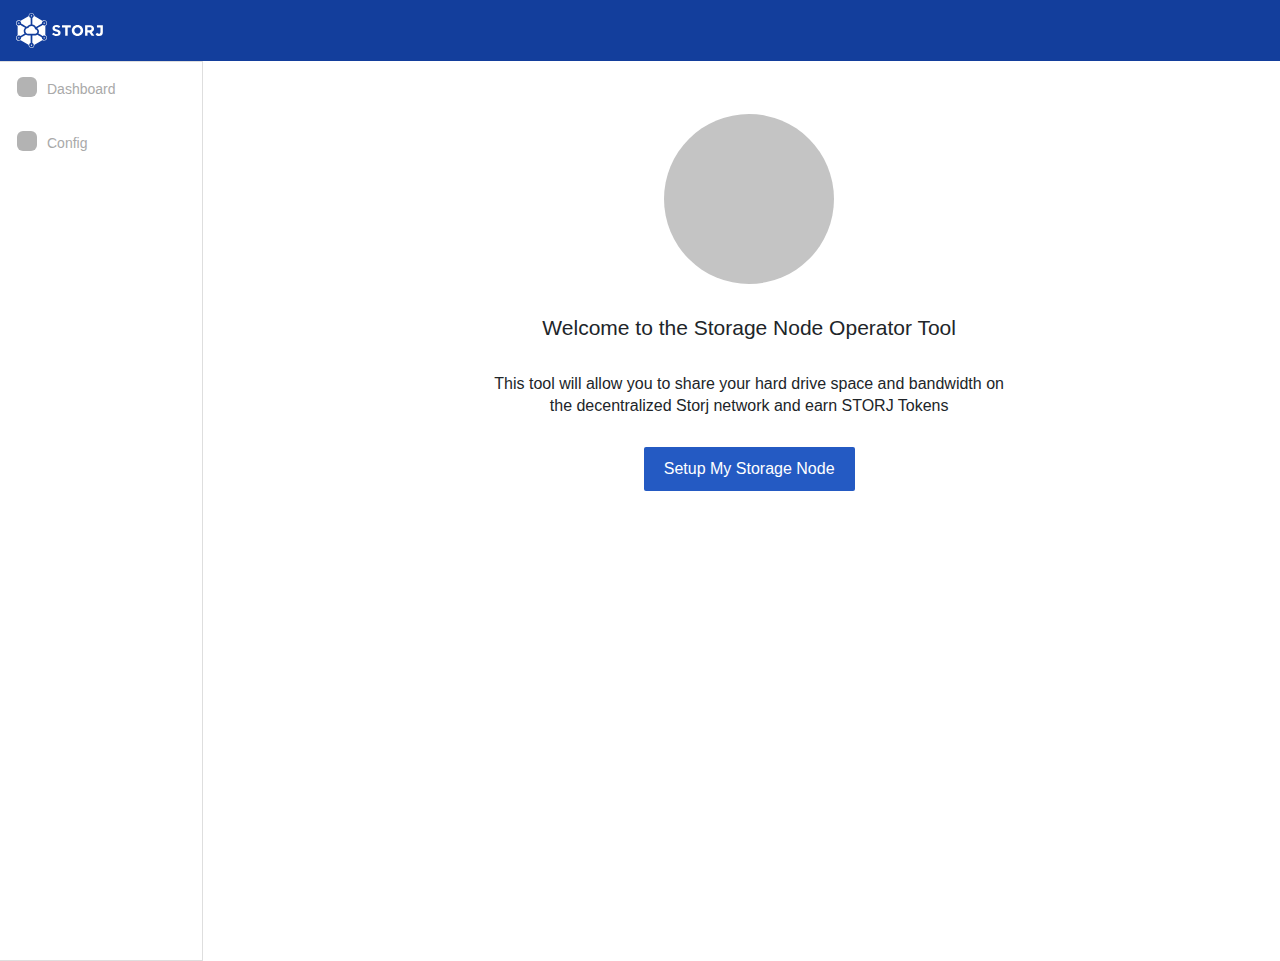
<file: index.html>
<!DOCTYPE html>
<html>
<head>
  <title></title>
  <link href="./resources/css/index.css" type="text/css" rel="stylesheet">
  <link rel="stylesheet" href="https://stackpath.bootstrapcdn.com/bootstrap/4.3.1/css/bootstrap.min.css" integrity="sha384-ggOyR0iXCbMQv3Xipma34MD+dH/1fQ784/j6cY/iJTQUOhcWr7x9JvoRxT2MZw1T" crossorigin="anonymous">
</head>
<body>
  <div>
    <nav class="navbar">
      <a class="navbar-brand" href="#"><img src="./resources/img/logo.svg" /></a>
    </nav>
    <div class="row">
      <div class="side-nav col-2">
        <div class="nav flex-column nav-pills" id="v-pills-tab" role="tablist" aria-orientation="vertical">
          <a class="nav-link" id="v-pills-dashboard-tab" data-toggle="pill" href="dashboard.html" role="tab" aria-controls="v-pills-dashboard" aria-selected="true"><div class="nav-link-icon"></div>Dashboard</a>
          <a class="nav-link" id="v-pills-config-tab" data-toggle="pill" href="config.html" role="tab" aria-controls="v-pills-config" aria-selected="false"><div class="nav-link-icon"></div>Config</a>
        </div>
      </div>
      <div class="col-10">
        <div class="welcome-container container-fluid">
          <div class="welcome-icon"></div>
          <h2 class="welcome-title">Welcome to the Storage Node Operator Tool</h2>
          <p class="welcome-msg">This tool will allow you to share your hard drive space and bandwidth on the decentralized Storj network and earn STORJ Tokens</p>
          <button class="welcome-btn">Setup My Storage Node</button>
        <div>
      </div>
    </div>
  </div>

</body>
  <script src="https://code.jquery.com/jquery-3.3.1.slim.min.js" integrity="sha384-q8i/X+965DzO0rT7abK41JStQIAqVgRVzpbzo5smXKp4YfRvH+8abtTE1Pi6jizo" crossorigin="anonymous"></script>
  <script src="https://cdnjs.cloudflare.com/ajax/libs/popper.js/1.14.7/umd/popper.min.js" integrity="sha384-UO2eT0CpHqdSJQ6hJty5KVphtPhzWj9WO1clHTMGa3JDZwrnQq4sF86dIHNDz0W1" crossorigin="anonymous"></script>
  <script src="https://stackpath.bootstrapcdn.com/bootstrap/4.3.1/js/bootstrap.min.js" integrity="sha384-JjSmVgyd0p3pXB1rRibZUAYoIIy6OrQ6VrjIEaFf/nJGzIxFDsf4x0xIM+B07jRM" crossorigin="anonymous"></script>
</html>
</file>
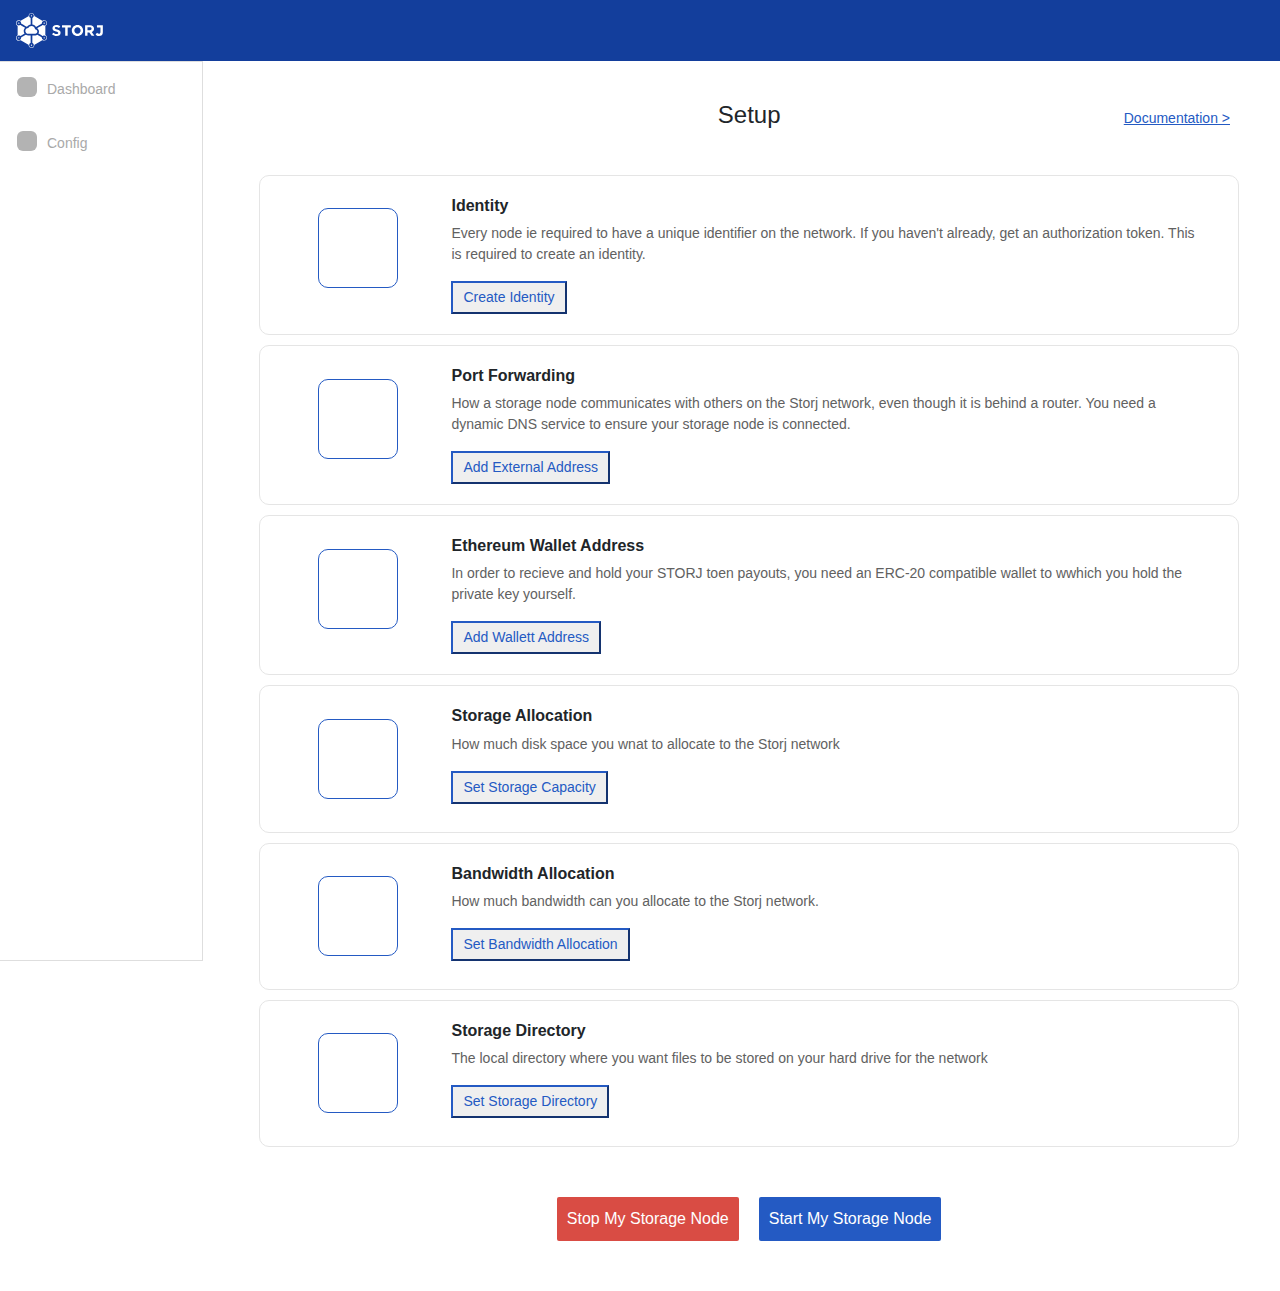
<file: config.html>
<!DOCTYPE html>
<html>
<head>
  <title></title>
  <link href="./resources/css/index.css" type="text/css" rel="stylesheet">
  <link rel="stylesheet" href="https://stackpath.bootstrapcdn.com/bootstrap/4.3.1/css/bootstrap.min.css" integrity="sha384-ggOyR0iXCbMQv3Xipma34MD+dH/1fQ784/j6cY/iJTQUOhcWr7x9JvoRxT2MZw1T" crossorigin="anonymous">
  <link href="./resources/css/config.css" type="text/css" rel="stylesheet">
</head>
<body>
  <div>
    <nav class="navbar">
      <a class="navbar-brand" href="#"><img src="./resources/img/logo.svg" /></a>
    </nav>
    <div class="row">
      <div class="side-nav col-2">
        <div class="nav flex-column nav-pills" id="v-pills-tab" role="tablist" aria-orientation="vertical">
          <a class="nav-link" id="v-pills-dashboard-tab" data-toggle="pill" href="dashboard.html" role="tab" aria-controls="v-pills-dashboard" aria-selected="true"><div class="nav-link-icon"></div>Dashboard</a>
          <a class="nav-link" id="v-pills-config-tab" data-toggle="pill" href="config.html" role="tab" aria-controls="v-pills-config" aria-selected="false"><div class="nav-link-icon"></div>Config</a>
        </div>
      </div>
      <div class="col-10 config-page">
        <div class="container-fluid">
          <h2>Setup</h2>
          <a href=""><p class="header-link">Documentation ></p></a>
          <div class="row segment">
            <div class="column col-md-2"><div class="segment-icon"></div></div>
            <div class="column col-md-10">
              <h4 class="segment-title">Identity</h4>
              <p class="segment-msg">Every node ie required to have a unique identifier on the network. If you haven't already, get an authorization token. This is required to create an identity.</p>
              <button class="segment-btn" data-toggle="modal" data-target="#identity">
                Create Identity
              </button>
              <div class="modal fade" id="identity" tabindex="-1" role="dialog" aria-labelledby="identity" aria-hidden="true">
              <div class="modal-dialog" role="document">
                  <div class="modal-content">
                    <div class="modal-header">
                      <h5 class="modal-title">Create Identity</h5>
                      <button type="button" class="close" data-dismiss="modal" aria-label="Close">
                        <span aria-hidden="true">&times;</span>
                      </button>
                    </div>
                    <div class="modal-body">
                      <p class="modal-input-title">Authorization Token</p>
                      <input class="modal-input" />
                    </div>
                    <div class="modal-footer">
                      <button class="modal-btn" data-dismiss="modal">Close</button>
                      <button class="modal-btn">Create Identity</button>
                    </div>
                  </div>
                </div>
              </div>
            </div>
          </div>
          <div class="row segment">
            <div class="column col-md-2"><div class="segment-icon"></div></div>
            <div class="column col-md-10 segment-content">
              <h4 class="segment-title">Port Forwarding</h4>
              <p class="segment-msg">How a storage node communicates with others on the Storj network, even though it is behind a router. You need a dynamic DNS service to ensure your storage node is connected.</p>
              <button class="segment-btn" data-toggle="modal" data-target="#externalAddress">
                Add External Address
              </button>
              <div class="modal fade" id="externalAddress" tabindex="-1" role="dialog" aria-labelledby="externalAddress" aria-hidden="true">
              <div class="modal-dialog" role="document">
                  <div class="modal-content">
                    <div class="modal-header">
                      <h5 class="modal-title">Port Forwarding</h5>
                      <button type="button" class="close" data-dismiss="modal" aria-label="Close">
                        <span aria-hidden="true">&times;</span>
                      </button>
                    </div>
                    <div class="modal-body">
                      <p class="modal-input-title">Host Address</p>
                      <input class="modal-input" />
                    </div>
                    <div class="modal-footer">
                      <button class="modal-btn" data-dismiss="modal">Close</button>
                      <button class="modal-btn">Set Address</button>
                    </div>
                  </div>
                </div>
              </div>
            </div>
          </div>
          <div class="row segment">
            <div class="column col-md-2"><div class="segment-icon"></div></div>
            <div class="column col-md-10 segment-content">
              <h4 class="segment-title">Ethereum Wallet Address</h4>
              <p class="segment-msg">In order to recieve and hold your STORJ toen payouts, you need an ERC-20 compatible wallet to wwhich you hold the private key yourself.</p>
              <button class="segment-btn" data-toggle="modal" data-target="#walletAddress">
                Add Wallett Address
              </button>
              <div class="modal fade" id="walletAddress" tabindex="-1" role="dialog" aria-labelledby="walletAddress" aria-hidden="true">
              <div class="modal-dialog" role="document">
                  <div class="modal-content">
                    <div class="modal-header">
                      <h5 class="modal-title">Ethereum Wallet Address</h5>
                      <button type="button" class="close" data-dismiss="modal" aria-label="Close">
                        <span aria-hidden="true">&times;</span>
                      </button>
                    </div>
                    <div class="modal-body">
                      <p class="modal-input-title">Wallet Address</p>
                      <input class="modal-input" />
                    </div>
                    <div class="modal-footer">
                      <button class="modal-btn" data-dismiss="modal">Close</button>
                      <button class="modal-btn">Set Address</button>
                    </div>
                  </div>
                </div>
              </div>
            </div>
          </div>
          <div class="row segment">
            <div class="column col-md-2"><div class="segment-icon"></div></div>
            <div class="column col-md-10 segment-content">
              <h4 class="segment-title">Storage Allocation</h4>
              <p class="segment-msg">How much disk space you wnat to allocate to the Storj network</p>
              <button class="segment-btn" data-toggle="modal" data-target="#storageAllocation">
                Set Storage Capacity
              </button>
              <div class="modal fade" id="storageAllocation" tabindex="-1" role="dialog" aria-labelledby="storageAllocation" aria-hidden="true">
              <div class="modal-dialog" role="document">
                  <div class="modal-content">
                    <div class="modal-header">
                      <h5 class="modal-title">Storage Allocation</h5>
                      <button type="button" class="close" data-dismiss="modal" aria-label="Close">
                        <span aria-hidden="true">&times;</span>
                      </button>
                    </div>
                    <div class="modal-body">
                      <p class="modal-input-title">Storage Allocation</p>
                      <input class="modal-input shorter" />
                      <p class="modal-input-metric">TB</p>
                    </div>
                    <div class="modal-footer">
                      <button class="modal-btn" data-dismiss="modal">Close</button>
                      <button class="modal-btn">Set Address</button>
                    </div>
                  </div>
                </div>
              </div>
            </div>
          </div>
          <div class="row segment">
            <div class="column col-md-2"><div class="segment-icon"></div></div>
            <div class="column col-md-10 segment-content">
              <h4 class="segment-title">Bandwidth Allocation</h4>
              <p class="segment-msg">How much bandwidth can you allocate to the Storj network.</p>
              <button class="segment-btn" data-toggle="modal" data-target="#bandwidth">
                Set Bandwidth Allocation
              </button>
              <div class="modal fade" id="bandwidth" tabindex="-1" role="dialog" aria-labelledby="bandwidth" aria-hidden="true">
              <div class="modal-dialog" role="document">
                  <div class="modal-content">
                    <div class="modal-header">
                      <h5 class="modal-title">Bandwidth Allocation</h5>
                      <button type="button" class="close" data-dismiss="modal" aria-label="Close">
                        <span aria-hidden="true">&times;</span>
                      </button>
                    </div>
                    <div class="modal-body">
                      <p class="modal-input-title">Bandwidth Allocation</p>
                      <input style="width: 280px" class="modal-input shorter" />
                      <p class="modal-input-metric">TB</p>
                    </div>
                    <div class="modal-footer">
                      <button class="modal-btn" data-dismiss="modal">Close</button>
                      <button class="modal-btn">Set Address</button>
                    </div>
                  </div>
                </div>
              </div>
            </div>
          </div>
          <div class="row segment">
            <div class="column col-md-2"><div class="segment-icon"></div></div>
            <div class="column col-md-10 segment-content">
              <h4 class="segment-title">Storage Directory</h4>
              <p class="segment-msg">The local directory where you want files to be stored on your hard drive for the network</p>
              <button class="segment-btn" data-toggle="modal" data-target="#directory">
                Set Storage Directory
              </button>
              <div class="modal fade" id="directory" tabindex="-1" role="dialog" aria-labelledby="directory" aria-hidden="true">
              <div class="modal-dialog" role="document">
                  <div class="modal-content">
                    <div class="modal-header">
                      <h5 class="modal-title" id="identity">Storage Directory</h5>
                      <button type="button" class="close" data-dismiss="modal" aria-label="Close">
                        <span aria-hidden="true">&times;</span>
                      </button>
                    </div>
                    <div class="modal-body">
                      <p class="modal-input-title">Storage Directory</p>
                      <input class="modal-input" />
                    </div>
                    <div class="modal-footer">
                      <button class="modal-btn" data-dismiss="modal">Close</button>
                      <button class="modal-btn">Set Directory</button>
                    </div>
                  </div>
                </div>
              </div>
            </div>
          </div>
      </div>
      <div class="bottom-buttons">
        <button type="button" disabled class="stop-button">Stop My Storage Node</button>
        <button type="button" class="start-button">Start My Storage Node</button>
      </div>
    </div>
  </div>

</body>
  <script src="https://code.jquery.com/jquery-3.3.1.slim.min.js" integrity="sha384-q8i/X+965DzO0rT7abK41JStQIAqVgRVzpbzo5smXKp4YfRvH+8abtTE1Pi6jizo" crossorigin="anonymous"></script>
  <script src="https://cdnjs.cloudflare.com/ajax/libs/popper.js/1.14.7/umd/popper.min.js" integrity="sha384-UO2eT0CpHqdSJQ6hJty5KVphtPhzWj9WO1clHTMGa3JDZwrnQq4sF86dIHNDz0W1" crossorigin="anonymous"></script>
  <script src="https://stackpath.bootstrapcdn.com/bootstrap/4.3.1/js/bootstrap.min.js" integrity="sha384-JjSmVgyd0p3pXB1rRibZUAYoIIy6OrQ6VrjIEaFf/nJGzIxFDsf4x0xIM+B07jRM" crossorigin="anonymous"></script>
</html>
</file>
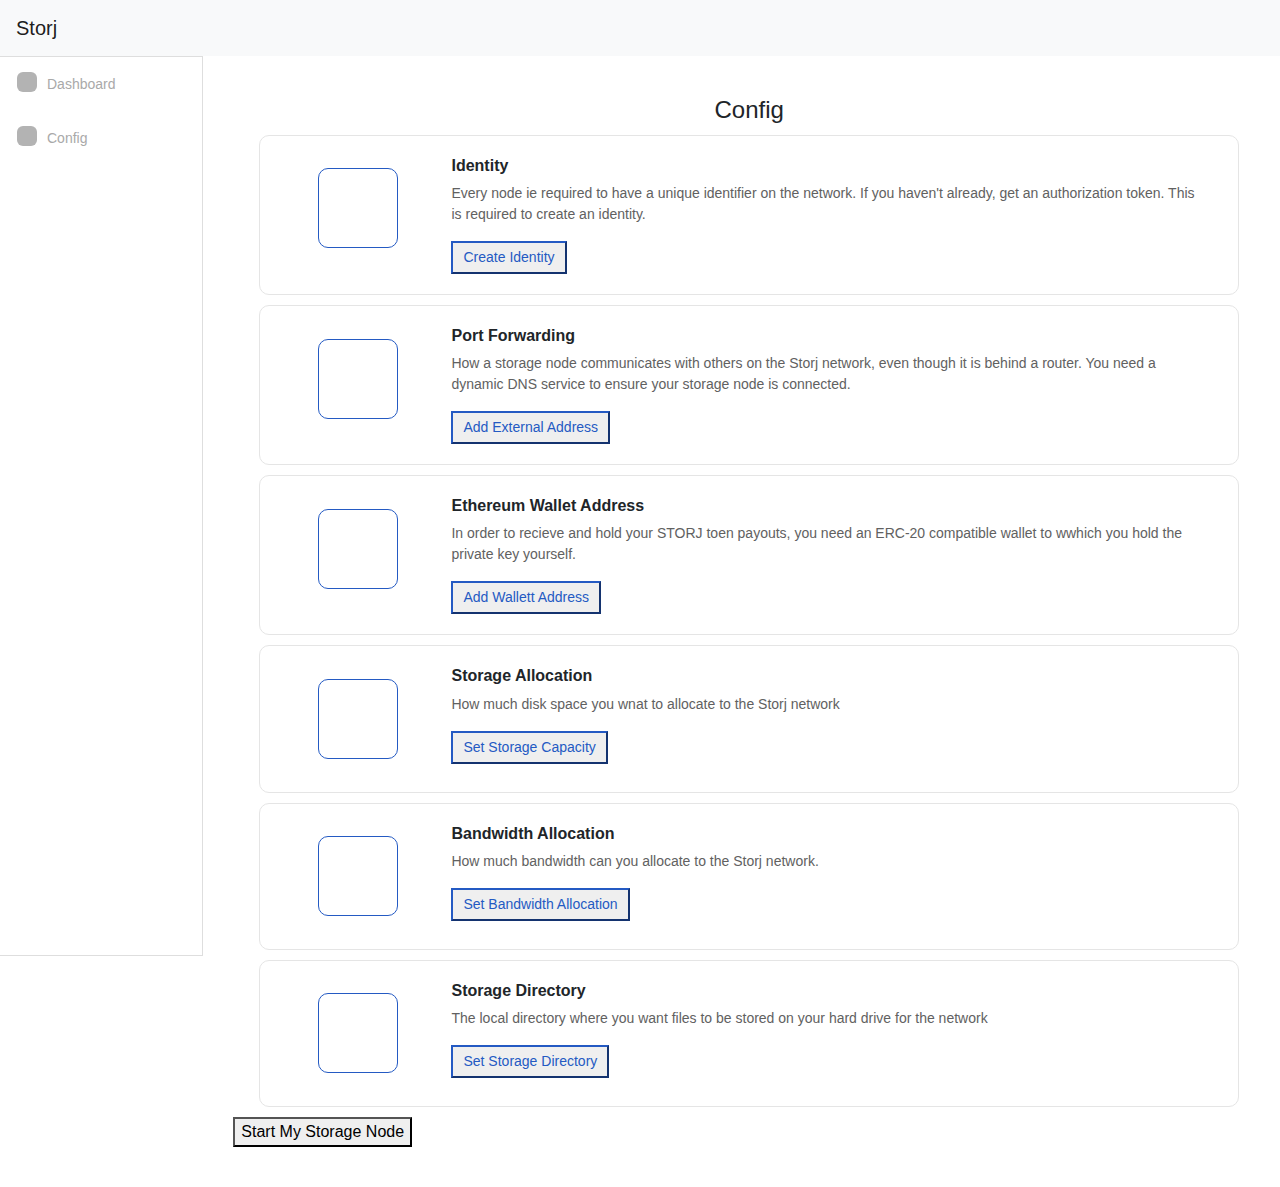
<file: setup.html>
<!DOCTYPE html>
<html>
<head>
  <title></title>
  <link href="./resources/css/index.css" type="text/css" rel="stylesheet">
  <link rel="stylesheet" href="https://stackpath.bootstrapcdn.com/bootstrap/4.3.1/css/bootstrap.min.css" integrity="sha384-ggOyR0iXCbMQv3Xipma34MD+dH/1fQ784/j6cY/iJTQUOhcWr7x9JvoRxT2MZw1T" crossorigin="anonymous">
  <link href="./resources/css/index.css" type="text/css" rel="stylesheet">
  <link href="./resources/css/config.css" type="text/css" rel="stylesheet">
</head>
<body>
  <div>
    <nav class="navbar navbar-light bg-light">
      <a class="navbar-brand" href="#">Storj</a>
    </nav>
    <div class="row">
      <div class="side-nav col-2">
        <div class="nav flex-column nav-pills" id="v-pills-tab" role="tablist" aria-orientation="vertical">
          <a class="nav-link" id="v-pills-dashboard-tab" data-toggle="pill" href="/dashboard.html" role="tab" aria-controls="v-pills-dashboard" aria-selected="true"><div class="nav-link-icon"></div>Dashboard</a>
          <a class="nav-link" id="v-pills-config-tab" data-toggle="pill" href="/setup.html" role="tab" aria-controls="v-pills-config" aria-selected="false"><div class="nav-link-icon"></div>Config</a>
        </div>
      </div>
      <div class="col-10 config-page">
        <div class="container-fluid">
          <h2>Config</h2>
          <div class="row segment">
            <div class="column col-md-2"><div class="segment-icon"></div></div>
            <div class="column col-md-10">
              <h4 class="segment-title">Identity</h4>
              <p class="segment-msg">Every node ie required to have a unique identifier on the network. If you haven't already, get an authorization token. This is required to create an identity.</p>
              <button class="segment-btn" data-toggle="modal" data-target="#identity">
                Create Identity
              </button>
              <div class="modal fade" id="identity" tabindex="-1" role="dialog" aria-labelledby="identity" aria-hidden="true">
              <div class="modal-dialog" role="document">
                  <div class="modal-content">
                    <div class="modal-header">
                      <h5 class="modal-title">Create Identity</h5>
                      <button type="button" class="close" data-dismiss="modal" aria-label="Close">
                        <span aria-hidden="true">&times;</span>
                      </button>
                    </div>
                    <div class="modal-body">
                      <p class="modal-input-title">Authorization Token</p>
                      <input class="modal-input" />
                    </div>
                    <div class="modal-footer">
                      <button class="modal-btn" data-dismiss="modal">Close</button>
                      <button class="modal-btn">Create Identity</button>
                    </div>
                  </div>
                </div>
              </div>
            </div>
          </div>
          <div class="row segment">
            <div class="column col-md-2"><div class="segment-icon"></div></div>
            <div class="column col-md-10 segment-content">
              <h4 class="segment-title">Port Forwarding</h4>
              <p class="segment-msg">How a storage node communicates with others on the Storj network, even though it is behind a router. You need a dynamic DNS service to ensure your storage node is connected.</p>
              <button class="segment-btn" data-toggle="modal" data-target="#externalAddress">
                Add External Address
              </button>
              <div class="modal fade" id="externalAddress" tabindex="-1" role="dialog" aria-labelledby="externalAddress" aria-hidden="true">
              <div class="modal-dialog" role="document">
                  <div class="modal-content">
                    <div class="modal-header">
                      <h5 class="modal-title">Port Forwarding</h5>
                      <button type="button" class="close" data-dismiss="modal" aria-label="Close">
                        <span aria-hidden="true">&times;</span>
                      </button>
                    </div>
                    <div class="modal-body">
                      ...
                    </div>
                    <div class="modal-footer">
                      <button class="modal-btn" data-dismiss="modal">Close</button>
                      <button class="modal-btn">Set Address</button>
                    </div>
                  </div>
                </div>
              </div>
            </div>
          </div>
          <div class="row segment">
            <div class="column col-md-2"><div class="segment-icon"></div></div>
            <div class="column col-md-10 segment-content">
              <h4 class="segment-title">Ethereum Wallet Address</h4>
              <p class="segment-msg">In order to recieve and hold your STORJ toen payouts, you need an ERC-20 compatible wallet to wwhich you hold the private key yourself.</p>
              <button class="segment-btn" data-toggle="modal" data-target="#walletAddress">
                Add Wallett Address
              </button>
              <div class="modal fade" id="walletAddress" tabindex="-1" role="dialog" aria-labelledby="walletAddress" aria-hidden="true">
              <div class="modal-dialog" role="document">
                  <div class="modal-content">
                    <div class="modal-header">
                      <h5 class="modal-title">Ethereum Wallet Address</h5>
                      <button type="button" class="close" data-dismiss="modal" aria-label="Close">
                        <span aria-hidden="true">&times;</span>
                      </button>
                    </div>
                    <div class="modal-body">
                      ...
                    </div>
                    <div class="modal-footer">
                      <button class="modal-btn" data-dismiss="modal">Close</button>
                      <button class="modal-btn">Set Address</button>
                    </div>
                  </div>
                </div>
              </div>
            </div>
          </div>
          <div class="row segment">
            <div class="column col-md-2"><div class="segment-icon"></div></div>
            <div class="column col-md-10 segment-content">
              <h4 class="segment-title">Storage Allocation</h4>
              <p class="segment-msg">How much disk space you wnat to allocate to the Storj network</p>
              <button class="segment-btn" data-toggle="modal" data-target="#storageAllocation">
                Set Storage Capacity
              </button>
              <div class="modal fade" id="storageAllocation" tabindex="-1" role="dialog" aria-labelledby="storageAllocation" aria-hidden="true">
              <div class="modal-dialog" role="document">
                  <div class="modal-content">
                    <div class="modal-header">
                      <h5 class="modal-title">Storage Allocation</h5>
                      <button type="button" class="close" data-dismiss="modal" aria-label="Close">
                        <span aria-hidden="true">&times;</span>
                      </button>
                    </div>
                    <div class="modal-body">
                      ...
                    </div>
                    <div class="modal-footer">
                      <button class="modal-btn" data-dismiss="modal">Close</button>
                      <button class="modal-btn">Set Address</button>
                    </div>
                  </div>
                </div>
              </div>
            </div>
          </div>
          <div class="row segment">
            <div class="column col-md-2"><div class="segment-icon"></div></div>
            <div class="column col-md-10 segment-content">
              <h4 class="segment-title">Bandwidth Allocation</h4>
              <p class="segment-msg">How much bandwidth can you allocate to the Storj network.</p>
              <button class="segment-btn" data-toggle="modal" data-target="#bandwidth">
                Set Bandwidth Allocation
              </button>
              <div class="modal fade" id="bandwidth" tabindex="-1" role="dialog" aria-labelledby="bandwidth" aria-hidden="true">
              <div class="modal-dialog" role="document">
                  <div class="modal-content">
                    <div class="modal-header">
                      <h5 class="modal-title">Bandwidth Allocation</h5>
                      <button type="button" class="close" data-dismiss="modal" aria-label="Close">
                        <span aria-hidden="true">&times;</span>
                      </button>
                    </div>
                    <div class="modal-body">
                      ...
                    </div>
                    <div class="modal-footer">
                      <button class="modal-btn" data-dismiss="modal">Close</button>
                      <button class="modal-btn">Set Address</button>
                    </div>
                  </div>
                </div>
              </div>
            </div>
          </div>
          <div class="row segment">
            <div class="column col-md-2"><div class="segment-icon"></div></div>
            <div class="column col-md-10 segment-content">
              <h4 class="segment-title">Storage Directory</h4>
              <p class="segment-msg">The local directory where you want files to be stored on your hard drive for the network</p>
              <button class="segment-btn" data-toggle="modal" data-target="#directory">
                Set Storage Directory
              </button>
              <div class="modal fade" id="directory" tabindex="-1" role="dialog" aria-labelledby="directory" aria-hidden="true">
              <div class="modal-dialog" role="document">
                  <div class="modal-content">
                    <div class="modal-header">
                      <h5 class="modal-title" id="identity">Storage Directory</h5>
                      <button type="button" class="close" data-dismiss="modal" aria-label="Close">
                        <span aria-hidden="true">&times;</span>
                      </button>
                    </div>
                    <div class="modal-body">
                      ...
                    </div>
                    <div class="modal-footer">
                      <button class="modal-btn" data-dismiss="modal">Close</button>
                      <button class="modal-btn">Set Directory</button>
                    </div>
                  </div>
                </div>
              </div>
            </div>
          </div>
        <div>
      </div>
      <button>Start My Storage Node</button>
    </div>
  </div>

</body>
  <script src="https://code.jquery.com/jquery-3.3.1.slim.min.js" integrity="sha384-q8i/X+965DzO0rT7abK41JStQIAqVgRVzpbzo5smXKp4YfRvH+8abtTE1Pi6jizo" crossorigin="anonymous"></script>
  <script src="https://cdnjs.cloudflare.com/ajax/libs/popper.js/1.14.7/umd/popper.min.js" integrity="sha384-UO2eT0CpHqdSJQ6hJty5KVphtPhzWj9WO1clHTMGa3JDZwrnQq4sF86dIHNDz0W1" crossorigin="anonymous"></script>
  <script src="https://stackpath.bootstrapcdn.com/bootstrap/4.3.1/js/bootstrap.min.js" integrity="sha384-JjSmVgyd0p3pXB1rRibZUAYoIIy6OrQ6VrjIEaFf/nJGzIxFDsf4x0xIM+B07jRM" crossorigin="anonymous"></script>
</html>
</file>
<file: resources/css/index.css>
.navbar {
  background: #133E9C;
}

.navbar-brand img {
  height: 35px;
}

.side-nav.col-2 {
  border: 1px solid #DEDEDE;
  padding-right: 0;
  height: 100vh;
}

.side-nav .nav-pills .nav-link {
  height: 54px;
  line-height: 38px;
  font-size: 14px;
  border-radius: 0;
  color: #A9A9A9;
}

.side-nav .nav-pills .nav-link .nav-link-icon {
  width: 20px;
  height: 20px;
  background: #B3B3B3;
  border-radius: 6px;
  display: inline-block;
  position: relative;
  top: 3px;
  margin-right: 10px;
}


.welcome-container {
  text-align: center;
  margin-top: 5%;
}

.welcome-container .welcome-icon {
  width: 170px;
  height: 170px;
  background: #C4C4C4;
  border-radius: 136px;
  margin: 0 auto;
}

.welcome-container .welcome-title {
  font-weight: 500;
  font-size: 21px;
  line-height: 137.66%;
  margin-top: 30px;
}

.welcome-container .welcome-msg {
  font-style: normal;
  font-weight: normal;
  font-size: 16px;
  line-height: 137.66%;
  width: 50%;
  margin: 30px auto;
}

.welcome-container .welcome-btn {
  background: #245AC3;
  border-radius: 2px;
  color: #FFF;
  border: none;
  padding: 10px 20px;
}
</file>
<file: resources/css/config.css>
.config-page {
  margin: 40px 0;
}

.config-page h2 {
  text-align: center;
  font-weight: 500;
  font-size: 24px;
}

.header-link {
  color: #245AC3;
  font-size: 14px;
  float: right;
  position: relative;
  bottom: 30px;
  right: 35px;
  text-decoration: underline;
}

.segment {
  border: 1px solid #E5E5E5;
  width: 95%;
  margin: 10px auto;
  padding: 20px;
  border-radius: 10px;
}

.segment .segment-icon {
  border: 1px solid #245AC3;
  width: 80px;
  height: 80px;
  border-radius: 10px;
  margin: 10% auto;
}

.segment .segment-title {
  font-weight: bold;
  font-size: 16px;
}

.segment .segment-msg {
  font-size: 14px;
  color: #616161;
}

.segment .segment-btn {
  border-color: #245AC3;
  color: #245AC3;
  padding: 4px 10px;
  font-size: 14px;
}

.segment .modal-content {
  margin-top: 30%;
}

.segment .modal-input-title {
  display: inline;
  margin-right: 20px;
  color: #6B6B6B;
  font-size: 14px;
}

.segment .modal-input {
  width: 300px;
  border: 1px solid #000;
}

.segment .modal-input.shorter {
  width: 290px;
  border: 1px solid #000;
}

.segment .modal-input-metric {
  display: inline;
}

.segment .modal-btn {
  border: 1px solid #707070;
  padding: 5px 10px;
}

.segment .modal-footer {
  border-top: none;
}

.bottom-buttons {
  margin-top: 40px;
  display: flex;
  justify-content: center;
}

.start-button {
  background: #245AC3;
  border-radius: 2px;
  border: none;
  margin: 0 auto;
  margin: 10px;
  color: #fff;
  padding: 10px;
}


.stop-button {
  background: #D94C44;
  border-radius: 2px;
  border: none;
  margin: 10px;
  color: #fff;
  padding: 10px;
}
</file>
